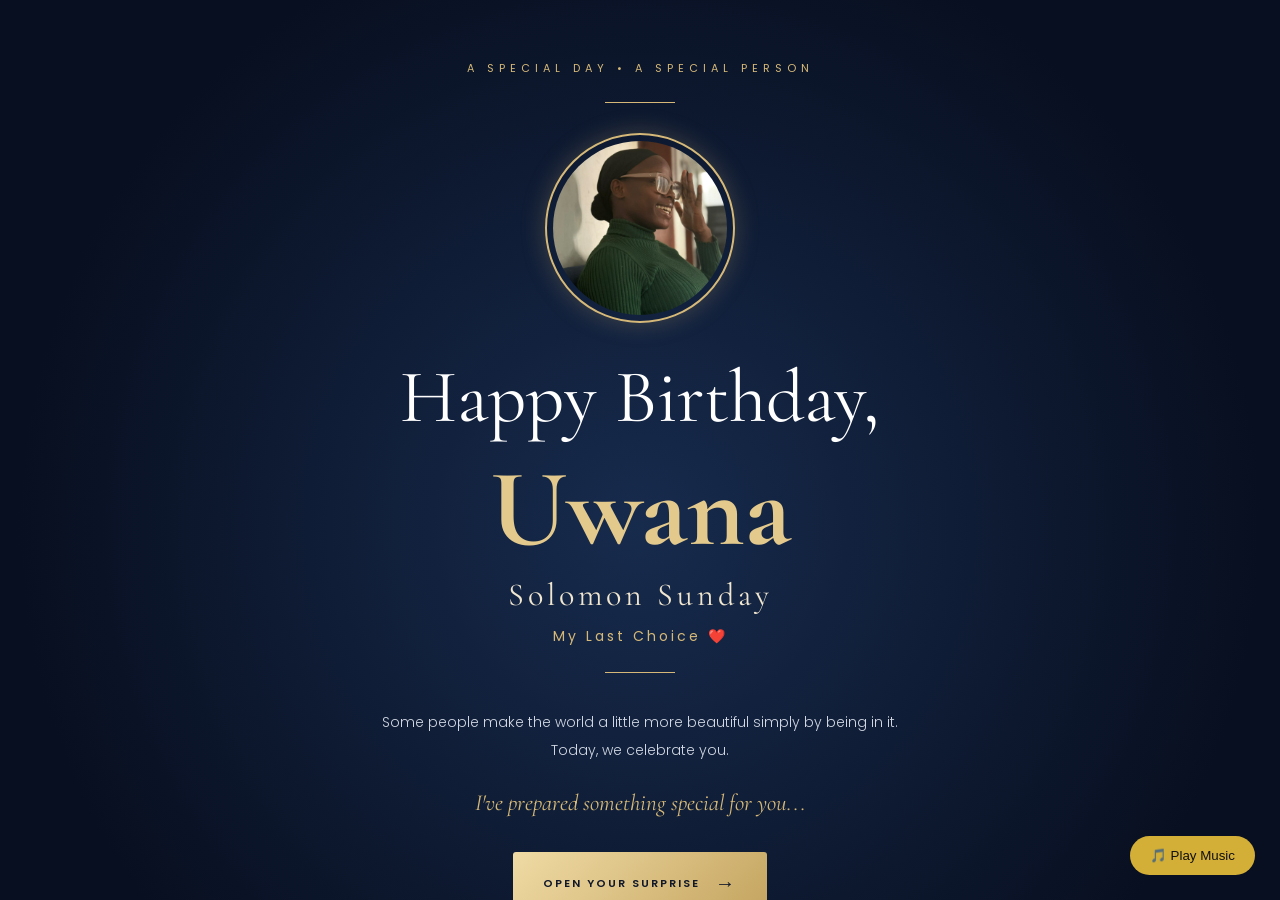
<file: index.html>
<!DOCTYPE html>
<html lang="en">
<head>
    <meta charset="UTF-8">
    <meta name="viewport" content="width=device-width, initial-scale=1.0">

    <title>For Uwana | A Special Surprise</title>

    <style>
        * {
            margin: 0;
            padding: 0;
            box-sizing: border-box;
        }

        html, body {
            width: 100%;
            height: 100%;
            overflow: hidden;
        }

        iframe {
            width: 100%;
            height: 100%;
            border: none;
            display: block;
        }
    </style>
</head>

<body>

    <iframe
        id="birthdayWebsite"
        src="home.html"
        title="Uwana's Birthday Website">
    </iframe>

<script src="js/music.js"></script>

</body>
</html>
</file>
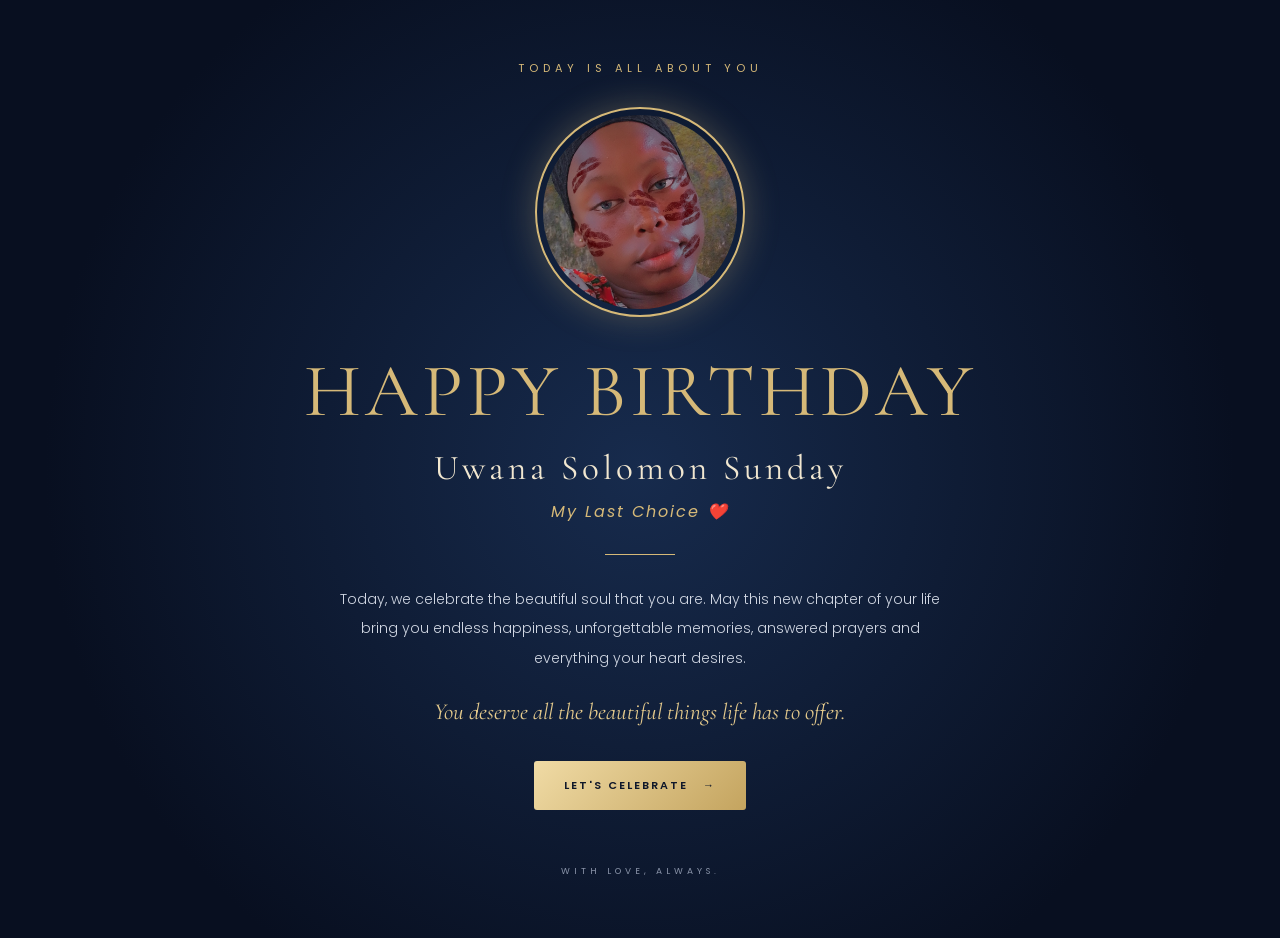
<file: birthday.html>
<!DOCTYPE html>
<html lang="en">
<head>
    <meta charset="UTF-8">
    <meta name="viewport" content="width=device-width, initial-scale=1.0">

    <title>Happy Birthday Uwana!</title>

    <link rel="stylesheet" href="css/style.css">
    <link rel="stylesheet" href="css/birthday.css">

    <link href="https://fonts.googleapis.com/css2?family=Cormorant+Garamond:wght@400;500;600;700&family=Poppins:wght@300;400;500;600&display=swap" rel="stylesheet">
</head>

<body>

    <main class="birthday-container">

        <p class="birthday-label">TODAY IS ALL ABOUT YOU</p>

        <div class="birthday-image">
            <img src="assets/images/WhatsApp Image 2026-11-08 at 5.42.17 PM.jpeg" alt="Birthday Girl">
        </div>

        <h1>HAPPY BIRTHDAY</h1>

        <h2>Uwana Solomon Sunday</h2>

        <p class="birthday-nickname">My Last Choice ❤️</p>

        <div class="birthday-divider"></div>

        <p class="birthday-message">
            Today, we celebrate the beautiful soul that you are.
            May this new chapter of your life bring you endless
            happiness, unforgettable memories, answered prayers
            and everything your heart desires.
        </p>

        <p class="birthday-wish">
            You deserve all the beautiful things life has to offer.
        </p>

        <a href="gallery.html" class="birthday-btn">
            LET'S CELEBRATE <span>→</span>
        </a>

        <p class="birthday-footer">
            WITH LOVE, ALWAYS.
        </p>

    </main>

</body>
</html>
</file>
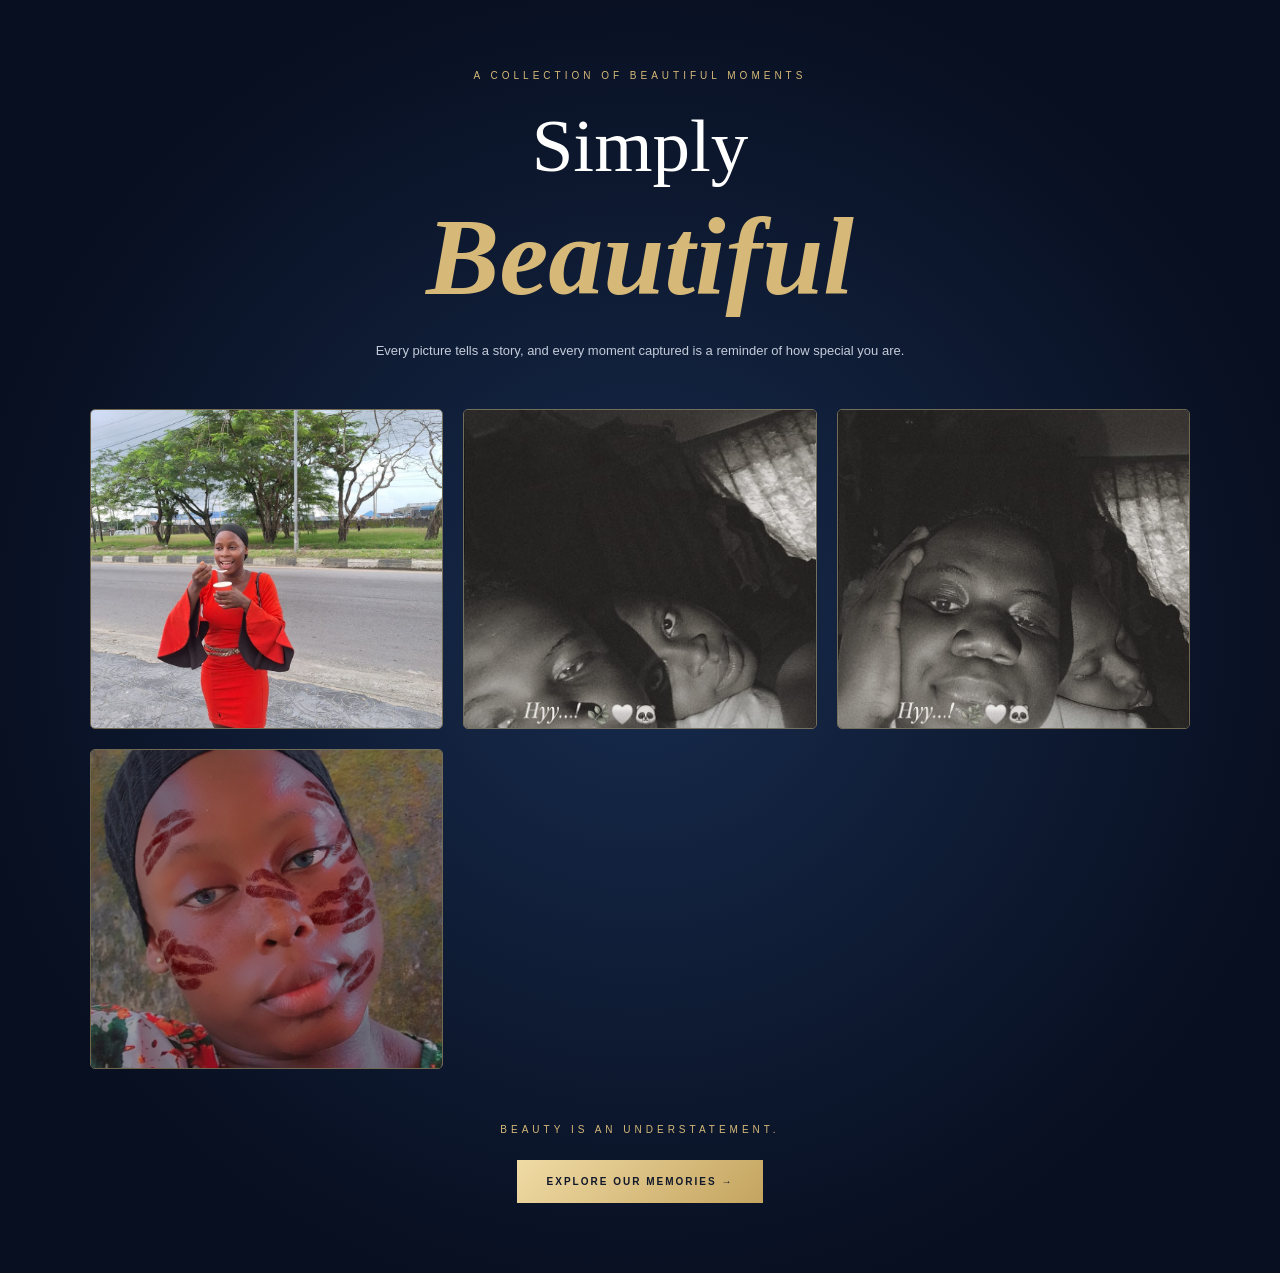
<file: gallery.html>
<!DOCTYPE html>
<html lang="en">
<head>
    <meta charset="UTF-8">
    <meta name="viewport" content="width=device-width, initial-scale=1.0">

    <title>Beautiful Moments | Uwana</title>

    <link rel="stylesheet" href="css/style.css">
    <link rel="stylesheet" href="css/gallery.css">
</head>

<body>

    <main class="gallery-container">

        <p class="gallery-label">A COLLECTION OF BEAUTIFUL MOMENTS</p>

        <h1>Simply <span>Beautiful</span></h1>

        <p class="gallery-description">
            Every picture tells a story, and every moment
            captured is a reminder of how special you are.
        </p>

        <div class="gallery-grid">

            <div class="gallery-item">
                <img src="assets/images/WhatsApp Image 2026-11-08 at 5.43.06 PM (1).jpeg" alt="Uwana">
            </div>

            <div class="gallery-item">
                <img src="assets/images/WhatsApp Image 2026-11-08 at 5.43.07 PM (1).jpeg" alt="Uwana">
            </div>

            <div class="gallery-item">
                <img src="assets/images/WhatsApp Image 2026-11-08 at 5.43.09 PM (2).jpeg" alt="Uwana">
            </div>

            <div class="gallery-item">
                <img src="assets/images/WhatsApp Image 2026-11-08 at 5.42.17 PM.jpeg" alt="Uwana">
            </div>

        </div>

        <div class="gallery-footer">

            <p>BEAUTY IS AN UNDERSTATEMENT.</p>

            <a href="memories.html" class="gallery-btn">
                EXPLORE OUR MEMORIES →
            </a>

        </div>

    </main>

    <!-- Image Preview -->
    <div class="image-modal" id="imageModal">

        <span class="close-modal">&times;</span>

        <img id="modalImage" src="[data-uri]" alt="Preview">

    </div>

    <script src="js/gallery.js"></script>

</body>
</html>
</file>
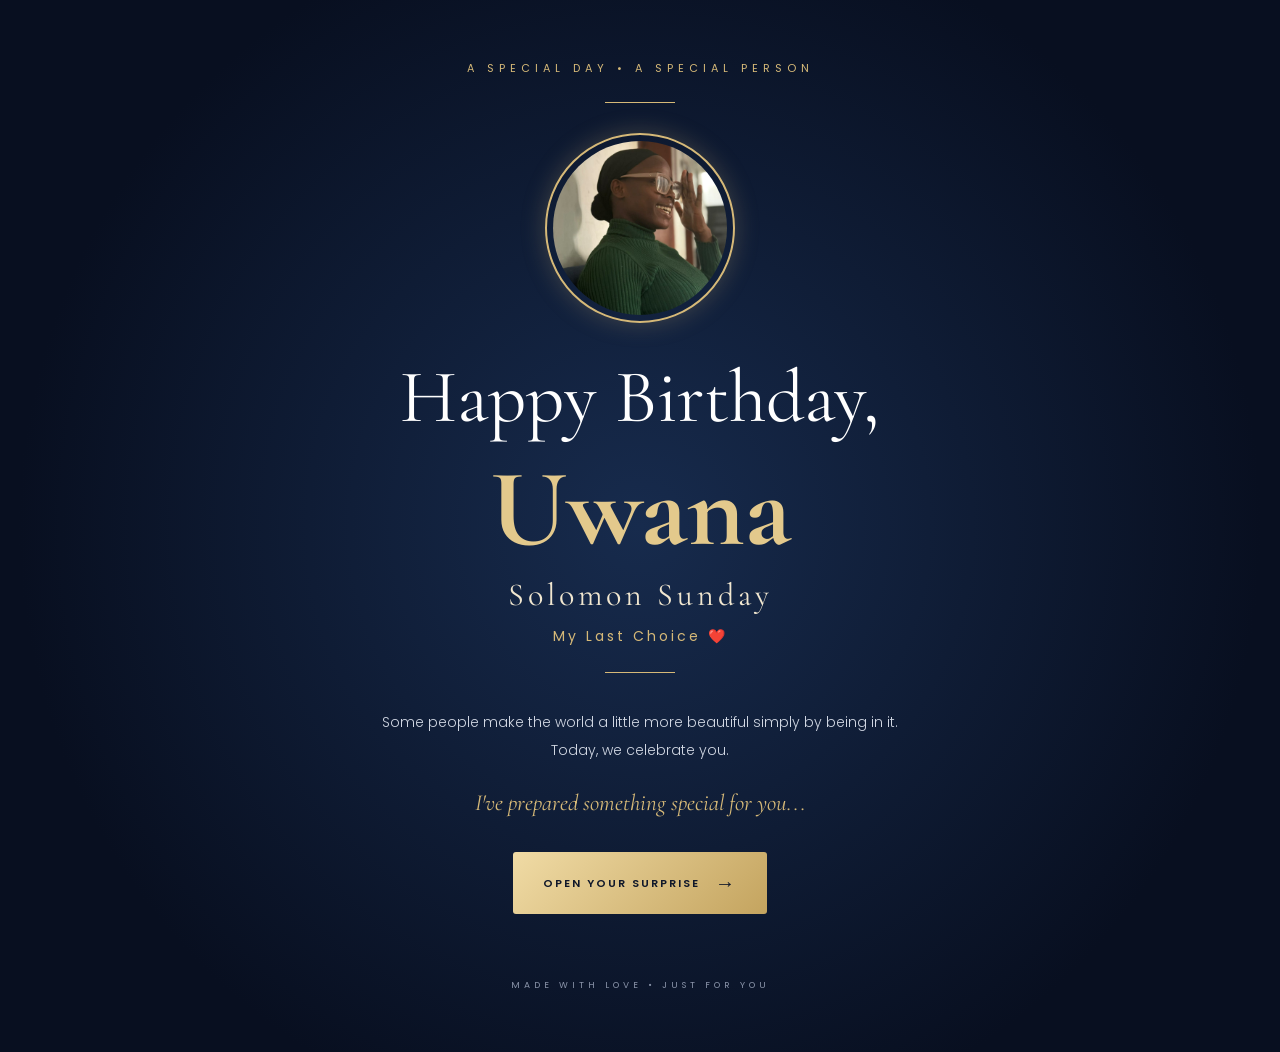
<file: home.html>
<!DOCTYPE html>
<html lang="en">
<head>
    <meta charset="UTF-8">
    <meta name="viewport" content="width=device-width, initial-scale=1.0">

    <title>For Uwana | A Special Surprise</title>

    <link rel="stylesheet" href="css/style.css">
    <link rel="preconnect" href="https://fonts.googleapis.com">
    <link rel="preconnect" href="https://fonts.gstatic.com" crossorigin>

    <link href="https://fonts.googleapis.com/css2?family=Cormorant+Garamond:wght@400;500;600;700&family=Poppins:wght@300;400;500;600&display=swap" rel="stylesheet">
</head>

<body>

    <div class="particles"></div>

    <main class="welcome-container">

        <p class="top-text">A SPECIAL DAY • A SPECIAL PERSON</p>

        <div class="gold-line"></div>

<div class="profile-picture">
    <img src="./assets/images/WhatsApp Image 2026-11-08 at 5.43.06 PM.jpeg" alt="Uwana Solomon Sunday">
</div>

<h1>
    Happy Birthday,
    <span>Uwana</span>
</h1>

        <h2>Solomon Sunday</h2>

        <p class="subtitle">
            My Last Choice ❤️
        </p>

        <div class="gold-line bottom-line"></div>

        <p class="welcome-message">
            Some people make the world a little more beautiful
            simply by being in it. Today, we celebrate you.
        </p>

        <p class="invitation">
            I've prepared something special for you...
        </p>

        <a href="birthday.html" class="surprise-btn">
            OPEN YOUR SURPRISE <span>→</span>
        </a>

        <p class="footer-text">
            MADE WITH LOVE • JUST FOR YOU
        </p>

    </main>

    <script src="js/script.js"></script>

</body>
</html>
</file>
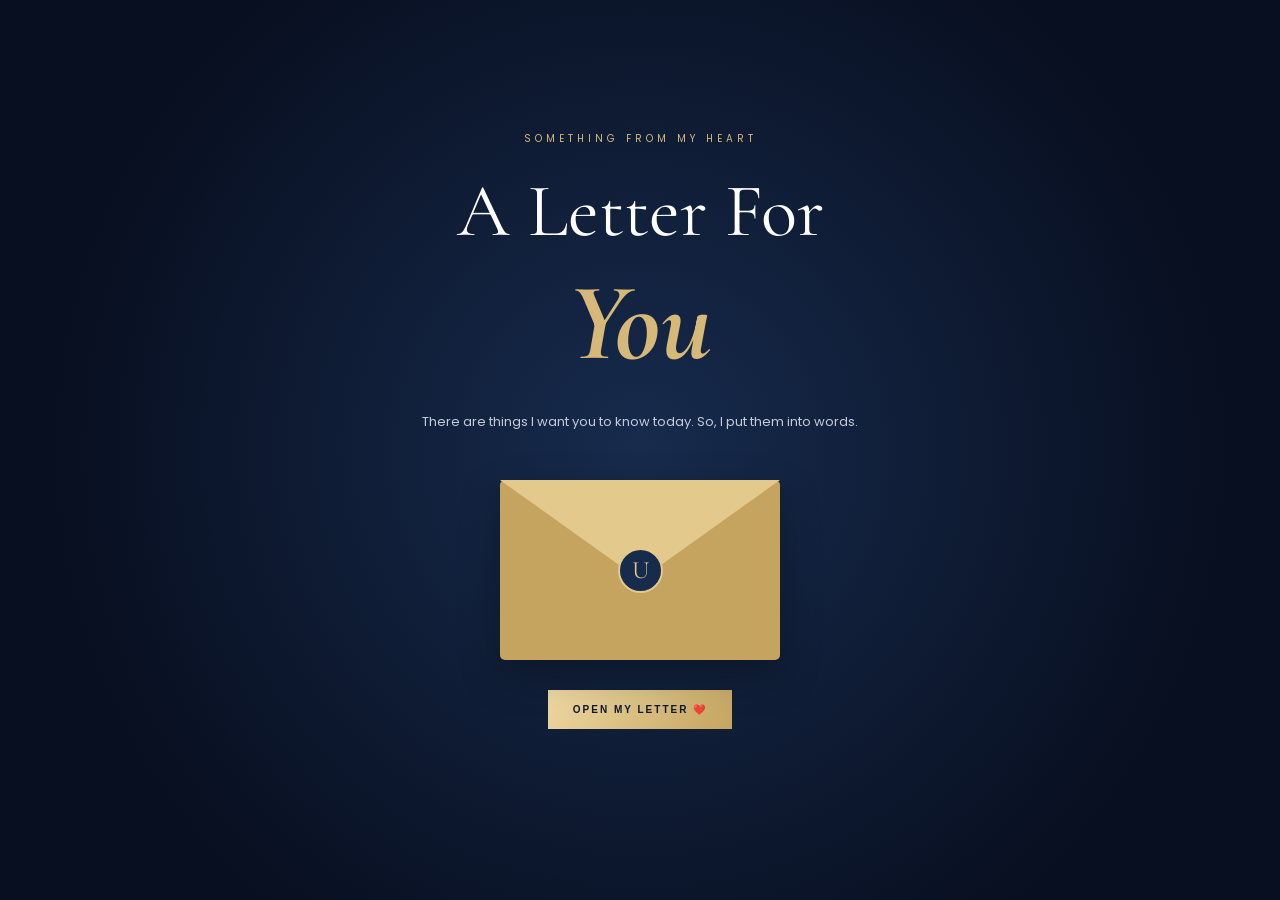
<file: letter.html>
<!DOCTYPE html>
<html lang="en">

<head>
    <meta charset="UTF-8">
    <meta name="viewport" content="width=device-width, initial-scale=1.0">

    <title>A Letter For Uwana ❤️</title>

    <link rel="stylesheet" href="css/style.css">
    <link rel="stylesheet" href="css/letter.css">

    <link href="https://fonts.googleapis.com/css2?family=Cormorant+Garamond:wght@400;500;600;700&family=Poppins:wght@300;400;500&display=swap" rel="stylesheet">
</head>

<body>

    <main class="letter-container">

        <p class="letter-label">SOMETHING FROM MY HEART</p>

        <h1>A Letter For <span>You</span></h1>

        <p class="letter-intro">
            There are things I want you to know today.
            So, I put them into words.
        </p>

        <div class="envelope-wrapper" id="envelopeWrapper">

            <div class="envelope">

                <div class="envelope-flap"></div>

                <div class="envelope-body">
                    <div class="seal">U</div>
                </div>

            </div>

            <button id="openLetter" class="open-letter-btn">
                OPEN MY LETTER ❤️
            </button>

        </div>

        <div class="letter-paper" id="letterPaper">

            <div class="letter-content">

                <p class="letter-date">A SPECIAL DAY FOR A SPECIAL PERSON</p>

                <h2>Dear Uwana,</h2>

                <p>
                    Happy Birthday to you, my special person.
                    Today is another beautiful opportunity to celebrate
                    your existence and remind you how much you mean to me.
                </p>

                <p>
                    I want you to know that having you in my life is
                    something I genuinely appreciate. Your presence,
                    your smile, your personality and the little things
                    that make you who you are mean more than words can explain.
                </p>

                <p>
                    As you begin another chapter of your life, I pray
                    that your days are filled with happiness, good health,
                    peace, wisdom, success and countless reasons to smile.
                    May the dreams in your heart gradually become your reality.
                </p>

                <p>
                    I hope you never forget how special you are.
                    Keep growing, keep shining and never stop being
                    the wonderful person you are.
                </p>

                <p>
                    Thank you for being you.
                    Today, tomorrow and always, I wish you beautiful things.
                </p>

                <div class="letter-signature">
                    <p>With love,</p>
                    <h3>Your Last Choice ❤️</h3>
                </div>

            </div>

        </div>

        <a href="surprise.html" class="final-link" id="finalLink">
            THERE'S ONE MORE SURPRISE →
        </a>

    </main>

    <script src="js/script.js"></script>

</body>

</html>
</file>
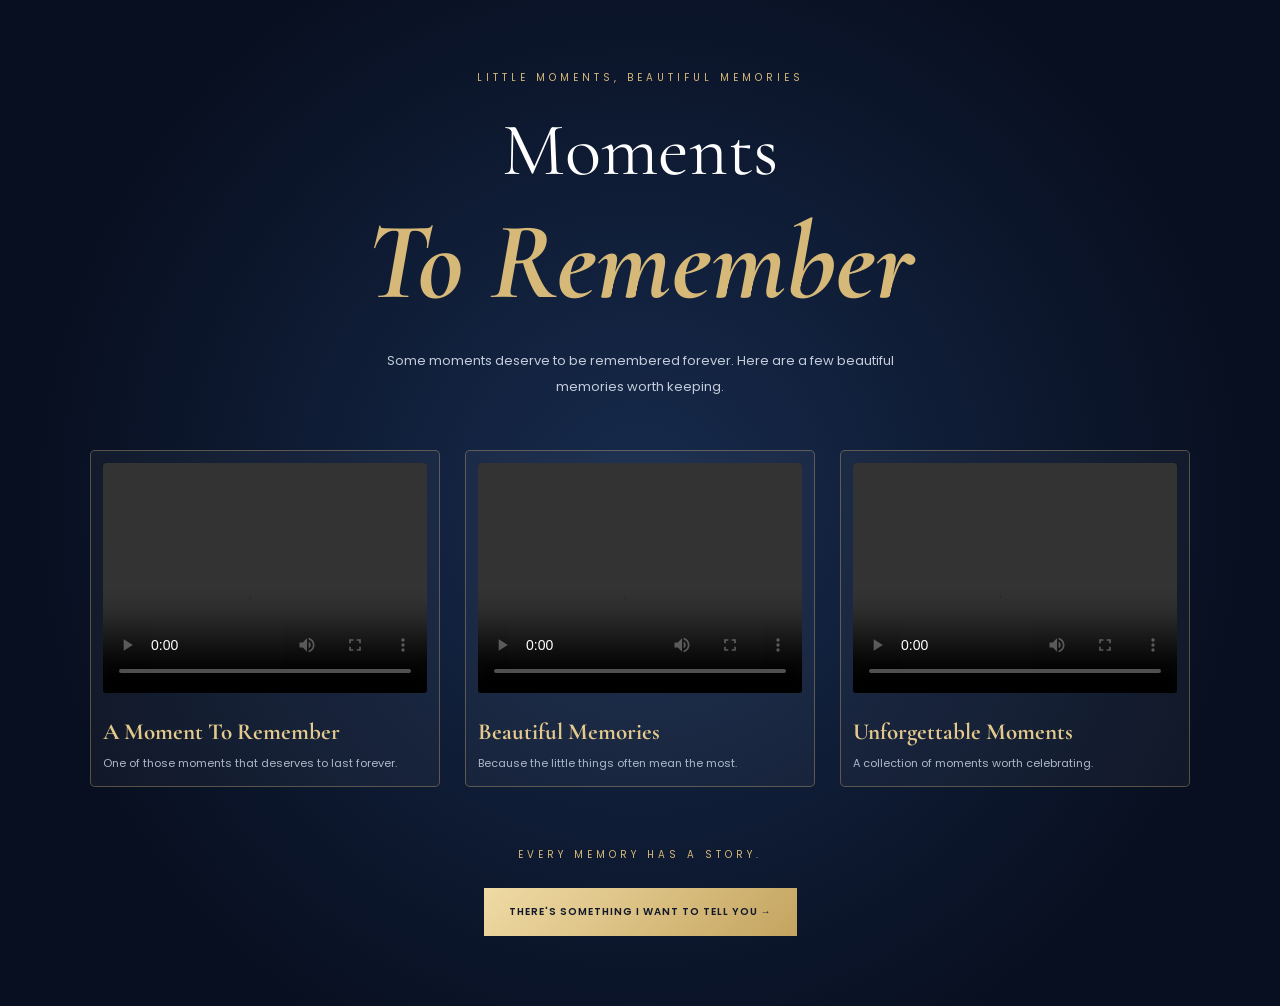
<file: memories.html>
<!DOCTYPE html>
<html lang="en">
<head>
    <meta charset="UTF-8">
    <meta name="viewport" content="width=device-width, initial-scale=1.0">

    <title>Our Memories | Uwana</title>

    <link rel="stylesheet" href="css/style.css">
    <link rel="stylesheet" href="css/memories.css">

    <link href="https://fonts.googleapis.com/css2?family=Cormorant+Garamond:wght@400;500;600;700&family=Poppins:wght@300;400;500;600&display=swap" rel="stylesheet">
</head>

<body>

    <main class="memories-container">

        <p class="memories-label">LITTLE MOMENTS, BEAUTIFUL MEMORIES</p>

        <h1>Moments <span>To Remember</span></h1>

        <p class="memories-intro">
            Some moments deserve to be remembered forever.
            Here are a few beautiful memories worth keeping.
        </p>

        <div class="memory-grid">

            <div class="memory-card">

                <video controls preload="metadata">
                    <source src="assets/videos/WhatsApp Video 2026-11-08 at 5.43.05 PM (1).mp4" type="video/mp4">
                    Your browser does not support video.
                </video>

                <h3>A Moment To Remember</h3>

                <p>One of those moments that deserves to last forever.</p>

            </div>

            <div class="memory-card">

                <video controls preload="metadata">
                    <source src="assets/videos/WhatsApp Video 2026-11-08 at 5.42.39 PM.mp4" type="video/mp4">
                    Your browser does not support video.
                </video>

                <h3>Beautiful Memories</h3>

                <p>Because the little things often mean the most.</p>

            </div>

            <div class="memory-card">

                <video controls preload="metadata">
                    <source src="assets/videos/WhatsApp Video 2026-11-08 at 5.43.05 PM.mp4" type="video/mp4">
                    Your browser does not support video.
                </video>

                <h3>Unforgettable Moments</h3>

                <p>A collection of moments worth celebrating.</p>

            </div>

        </div>

        <div class="memories-footer">

            <p>EVERY MEMORY HAS A STORY.</p>

            <a href="letter.html" class="memories-btn">
                THERE'S SOMETHING I WANT TO TELL YOU →
            </a>

        </div>

    </main>

</body>
</html>
</file>
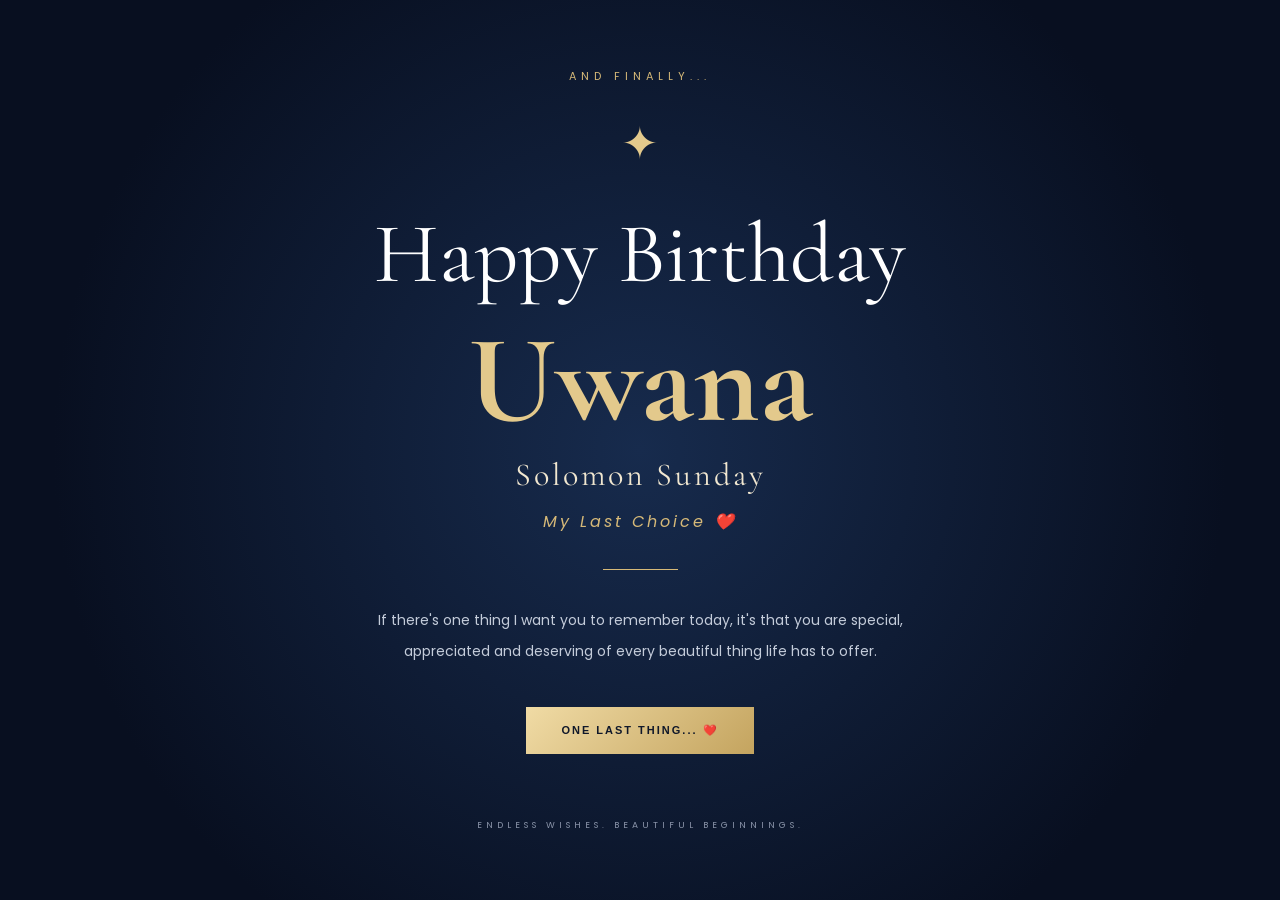
<file: surprise.html>
<!DOCTYPE html>
<html lang="en">

<head>
    <meta charset="UTF-8">
    <meta name="viewport" content="width=device-width, initial-scale=1.0">

    <title>One Last Surprise | Uwana</title>

    <link rel="stylesheet" href="css/style.css">
    <link rel="stylesheet" href="css/surprise.css">

    <link href="https://fonts.googleapis.com/css2?family=Cormorant+Garamond:wght@400;500;600;700&family=Poppins:wght@300;400;500;600&display=swap" rel="stylesheet">
</head>

<body>

    <canvas id="confetti"></canvas>

    <main class="surprise-container">

        <p class="final-label">AND FINALLY...</p>

        <div class="star">✦</div>

        <h1>
            Happy Birthday
            <span>Uwana</span>
        </h1>

        <h2>Solomon Sunday</h2>

        <p class="final-nickname">My Last Choice ❤️</p>

        <div class="final-divider"></div>

        <p class="final-message">
            If there's one thing I want you to remember today,
            it's that you are special, appreciated and deserving
            of every beautiful thing life has to offer.
        </p>

        <div class="final-button-container">

            <button id="revealSurprise">
                ONE LAST THING... ❤️
            </button>

        </div>

        <div class="hidden-message" id="hiddenMessage">

            <div class="message-picture">
                <img src="assets/images/WhatsApp Image 2026-11-08 at 5.43.05 PM.jpeg" alt="Uwana">
            </div>

            <h2>To My Special Person</h2>

            <p>
                As you step into this new chapter, may your
                happiness know no limits, may your efforts
                bring great results, and may life give you
                countless reasons to smile.
            </p>

            <p>
                Keep being amazing. Keep chasing your dreams.
                Keep becoming the wonderful person you are.
            </p>

            <h3>HAPPY BIRTHDAY, UWANA! ❤️</h3>

            <p class="closing-text">
                This little website is just a reminder that
                someone took time to make your day special.
            </p>

            <p class="signature">
                Made with love, just for you.
            </p>

        </div>

        <p class="final-footer">
            ENDLESS WISHES. BEAUTIFUL BEGINNINGS.
        </p>

    </main>

    <script src="js/surprise.js"></script>

</body>

</html>
</file>
<file: css/style.css>
* {
    margin: 0;
    padding: 0;
    box-sizing: border-box;
}

body {
    min-height: 100vh;
    background: radial-gradient(circle at center, #172b4d, #080f20 75%);
    color: #fff;
    font-family: 'Poppins', sans-serif;
    display: flex;
    align-items: center;
    justify-content: center;
    overflow-x: hidden;
    position: relative;
}

.welcome-container {
    width: 90%;
    max-width: 800px;
    text-align: center;
    padding: 60px 20px;
    position: relative;
    z-index: 2;
    animation: fadeIn 1.5s ease;
}

.top-text {
    color: #d6b978;
    font-size: 11px;
    letter-spacing: 5px;
    margin-bottom: 25px;
}

.gold-line {
    width: 70px;
    height: 1px;
    background: #d6b978;
    margin: 25px auto;
}

h1 {
    font-family: 'Cormorant Garamond', serif;
    font-size: clamp(42px, 8vw, 75px);
    font-weight: 400;
    line-height: 1.2;
}

h1 span {
    display: block;
    color: #e3c98c;
    font-weight: 700;
    font-size: clamp(65px, 12vw, 110px);
}

h2 {
    font-family: 'Cormorant Garamond', serif;
    color: #f1e7d0;
    font-size: 32px;
    font-weight: 400;
    letter-spacing: 4px;
}

.subtitle {
    color: #d6b978;
    font-size: 14px;
    margin-top: 12px;
    letter-spacing: 3px;
}

.welcome-message {
    max-width: 530px;
    margin: 35px auto 15px;
    color: #d0d6e2;
    font-size: 14px;
    line-height: 2;
    font-weight: 300;
}

.invitation {
    color: #d6b978;
    font-family: 'Cormorant Garamond', serif;
    font-size: 23px;
    font-style: italic;
    margin: 25px 0 35px;
}

.surprise-btn {
    display: inline-flex;
    align-items: center;
    gap: 15px;
    text-decoration: none;
    color: #10182a;
    background: linear-gradient(135deg, #f0dba5, #c4a45f);
    padding: 16px 30px;
    font-size: 11px;
    font-weight: 600;
    letter-spacing: 2px;
    border-radius: 3px;
    transition: 0.4s;
}

.surprise-btn:hover {
    transform: translateY(-5px);
    box-shadow: 0 10px 35px rgba(214, 185, 120, 0.3);
}

.surprise-btn span {
    font-size: 20px;
}

.footer-text {
    margin-top: 65px;
    color: #8993a8;
    font-size: 9px;
    letter-spacing: 4px;
}

@keyframes fadeIn {
    from {
        opacity: 0;
        transform: translateY(30px);
    }

    to {
        opacity: 1;
        transform: translateY(0);
    }
}

@media (max-width: 600px) {

    .welcome-container {
        padding: 40px 10px;
    }

    .top-text {
        font-size: 9px;
        letter-spacing: 3px;
    }

    h2 {
        font-size: 24px;
        letter-spacing: 2px;
    }

    .welcome-message {
        font-size: 13px;
    }

    .invitation {
        font-size: 20px;
    }

    .footer-text {
        margin-top: 50px;
    }
}

/* Birthday Girl's Picture */

.profile-picture {
    width: 190px;
    height: 190px;
    margin: 30px auto;
    padding: 6px;
    border: 2px solid #d6b978;
    border-radius: 50%;
    box-shadow: 0 0 25px rgba(214, 185, 120, 0.25);

    animation: floatPicture 4s ease-in-out infinite;
}

.profile-picture img {
    width: 100%;
    height: 100%;
    object-fit: cover;
    border-radius: 50%;
    display: block;
}

@keyframes floatPicture {
    0%, 100% {
        transform: translateY(0);
    }

    50% {
        transform: translateY(-10px);
    }
}

@media (max-width: 600px) {
    .profile-picture {
        width: 155px;
        height: 155px;
    }
}
</file>
<file: css/birthday.css>
.birthday-container {
    width: 90%;
    max-width: 850px;
    text-align: center;
    padding: 60px 20px;
    animation: fadeIn 1.5s ease;
}

.birthday-label {
    color: #d6b978;
    font-size: 11px;
    letter-spacing: 5px;
    margin-bottom: 30px;
}

.birthday-image {
    width: 210px;
    height: 210px;
    margin: 0 auto 30px;
    padding: 6px;
    border: 2px solid #d6b978;
    border-radius: 50%;
    box-shadow: 0 0 35px rgba(214, 185, 120, 0.3);
    animation: floatPicture 4s ease-in-out infinite;
}

.birthday-image img {
    width: 100%;
    height: 100%;
    object-fit: cover;
    border-radius: 50%;
}

.birthday-container h1 {
    color: #d6b978;
    font-family: 'Cormorant Garamond', serif;
    font-size: clamp(40px, 8vw, 75px);
    letter-spacing: 4px;
}

.birthday-container h2 {
    font-size: clamp(23px, 5vw, 35px);
    margin-top: 10px;
}

.birthday-nickname {
    color: #d6b978;
    font-style: italic;
    margin-top: 10px;
    letter-spacing: 2px;
}

.birthday-divider {
    width: 70px;
    height: 1px;
    background: #d6b978;
    margin: 30px auto;
}

.birthday-message {
    max-width: 600px;
    margin: auto;
    color: #d0d6e2;
    font-size: 14px;
    line-height: 2.1;
    font-weight: 300;
}

.birthday-wish {
    color: #e3c98c;
    font-family: 'Cormorant Garamond', serif;
    font-size: 23px;
    font-style: italic;
    margin: 25px 0 35px;
}

.birthday-btn {
    display: inline-flex;
    gap: 15px;
    align-items: center;
    padding: 16px 30px;
    background: linear-gradient(135deg, #f0dba5, #c4a45f);
    color: #10182a;
    text-decoration: none;
    font-size: 11px;
    font-weight: 600;
    letter-spacing: 2px;
    border-radius: 3px;
    transition: 0.4s;
}

.birthday-btn:hover {
    transform: translateY(-5px);
    box-shadow: 0 10px 30px rgba(214, 185, 120, 0.3);
}

.birthday-footer {
    margin-top: 55px;
    font-size: 9px;
    letter-spacing: 4px;
    color: #8993a8;
}

@media (max-width: 600px) {
    .birthday-image {
        width: 165px;
        height: 165px;
    }

    .birthday-label {
        font-size: 9px;
        letter-spacing: 3px;
    }

    .birthday-message {
        font-size: 13px;
    }

    .birthday-wish {
        font-size: 20px;
    }
}
</file>
<file: css/gallery.css>
.gallery-container {
    width: 90%;
    max-width: 1100px;
    margin: auto;
    padding: 70px 0;
    text-align: center;
    animation: fadeIn 1.5s ease;
}

.gallery-label {
    color: #d6b978;
    font-size: 10px;
    letter-spacing: 4px;
    margin-bottom: 20px;
}

.gallery-container h1 {
    font-family: 'Cormorant Garamond', serif;
    font-size: clamp(45px, 8vw, 75px);
    font-weight: 400;
}

.gallery-container h1 span {
    color: #d6b978;
    font-style: italic;
}

.gallery-description {
    max-width: 550px;
    margin: 15px auto 45px;
    color: #c4ccda;
    font-size: 13px;
    line-height: 2;
}

.gallery-grid {
    display: grid;
    grid-template-columns: repeat(3, 1fr);
    gap: 20px;
}

.gallery-item {
    height: 320px;
    overflow: hidden;
    border: 1px solid rgba(214, 185, 120, 0.5);
    border-radius: 5px;
    cursor: pointer;
    transition: 0.4s;
}

.gallery-item img {
    width: 100%;
    height: 100%;
    object-fit: cover;
    transition: transform 0.6s;
}

.gallery-item:hover {
    transform: translateY(-7px);
    box-shadow: 0 10px 30px rgba(214, 185, 120, 0.15);
}

.gallery-item:hover img {
    transform: scale(1.08);
}

.gallery-footer {
    margin-top: 55px;
}

.gallery-footer p {
    color: #d6b978;
    font-size: 10px;
    letter-spacing: 4px;
    margin-bottom: 25px;
}

.gallery-btn {
    display: inline-block;
    text-decoration: none;
    background: linear-gradient(135deg, #f0dba5, #c4a45f);
    color: #10182a;
    padding: 16px 30px;
    font-size: 10px;
    font-weight: 600;
    letter-spacing: 2px;
    transition: 0.4s;
}

.gallery-btn:hover {
    transform: translateY(-5px);
    box-shadow: 0 10px 30px rgba(214, 185, 120, 0.2);
}

.image-modal {
    display: none;
    position: fixed;
    inset: 0;
    z-index: 100;
    background: rgba(0, 0, 0, 0.95);
    align-items: center;
    justify-content: center;
    padding: 20px;
}

.image-modal img {
    max-width: 90%;
    max-height: 85vh;
    object-fit: contain;
    border: 2px solid #d6b978;
}

.close-modal {
    position: absolute;
    top: 20px;
    right: 35px;
    color: white;
    font-size: 40px;
    cursor: pointer;
}

@media (max-width: 768px) {
    .gallery-grid {
        grid-template-columns: repeat(2, 1fr);
    }

    .gallery-item {
        height: 260px;
    }
}

@media (max-width: 480px) {
    .gallery-grid {
        grid-template-columns: 1fr 1fr;
        gap: 10px;
    }

    .gallery-item {
        height: 200px;
    }

    .gallery-container {
        padding: 45px 0;
    }
}
</file>
<file: css/letter.css>
.letter-container {
    width: 90%;
    max-width: 800px;
    margin: auto;
    padding: 60px 0;
    text-align: center;
}

.letter-label {
    color: #d6b978;
    font-size: 10px;
    letter-spacing: 4px;
}

.letter-container h1 {
    font-family: 'Cormorant Garamond', serif;
    font-size: clamp(45px, 8vw, 75px);
    margin-top: 20px;
}

.letter-container h1 span {
    color: #d6b978;
    font-style: italic;
}

.letter-intro {
    color: #c4ccda;
    font-size: 13px;
    margin: 20px auto 45px;
    line-height: 2;
}

.envelope-wrapper {
    position: relative;
    width: 280px;
    margin: 0 auto 40px;
}

.envelope {
    position: relative;
    height: 180px;
    background: #c4a45f;
    border-radius: 5px;
    box-shadow: 0 15px 40px rgba(0, 0, 0, 0.3);
}

.envelope-flap {
    position: absolute;
    top: 0;
    left: 0;
    width: 0;
    height: 0;
    border-left: 140px solid transparent;
    border-right: 140px solid transparent;
    border-top: 100px solid #e3c98c;
    z-index: 2;
}

.envelope-body {
    position: absolute;
    inset: 0;
    display: flex;
    align-items: center;
    justify-content: center;
}

.seal {
    width: 45px;
    height: 45px;
    border-radius: 50%;
    background: #172b4d;
    color: #e3c98c;
    display: flex;
    align-items: center;
    justify-content: center;
    font-family: 'Cormorant Garamond', serif;
    font-size: 25px;
    z-index: 3;
    border: 2px solid #e3c98c;
}

.open-letter-btn {
    margin-top: 30px;
    padding: 14px 25px;
    background: linear-gradient(135deg, #f0dba5, #c4a45f);
    border: none;
    color: #10182a;
    font-size: 10px;
    font-weight: 600;
    letter-spacing: 2px;
    cursor: pointer;
    transition: 0.3s;
}

.open-letter-btn:hover {
    transform: translateY(-5px);
    box-shadow: 0 10px 25px rgba(214, 185, 120, 0.2);
}

.letter-paper {
    display: none;
    max-width: 650px;
    margin: 40px auto;
    padding: 45px;
    background: #f4eddf;
    color: #263047;
    text-align: left;
    border-radius: 4px;
    animation: fadeIn 1s ease;
}

.letter-content {
    font-family: 'Cormorant Garamond', serif;
    font-size: 19px;
    line-height: 1.9;
}

.letter-date {
    text-align: center;
    color: #a68a4e;
    font-family: 'Poppins', sans-serif;
    font-size: 9px;
    letter-spacing: 3px;
    margin-bottom: 30px;
}

.letter-content h2 {
    font-size: 30px;
    margin-bottom: 20px;
}

.letter-content p {
    margin-bottom: 20px;
}

.letter-signature {
    margin-top: 35px;
    text-align: right;
}

.letter-signature h3 {
    color: #9c793b;
    font-size: 25px;
    font-style: italic;
}

.final-link {
    display: none;
    text-decoration: none;
    color: #10182a;
    background: linear-gradient(135deg, #f0dba5, #c4a45f);
    padding: 16px 25px;
    font-size: 10px;
    font-weight: 600;
    letter-spacing: 2px;
}

@media(max-width: 600px) {

    .letter-paper {
        padding: 25px;
    }

    .letter-content {
        font-size: 17px;
    }

    .envelope-wrapper {
        width: 250px;
    }

    .envelope-flap {
        border-left-width: 125px;
        border-right-width: 125px;
    }

}
</file>
<file: css/memories.css>
.memories-container {
    width: 90%;
    max-width: 1100px;
    margin: auto;
    padding: 70px 0;
    text-align: center;
    animation: fadeIn 1.5s ease;
}

.memories-label {
    color: #d6b978;
    font-size: 10px;
    letter-spacing: 4px;
    margin-bottom: 20px;
}

.memories-container h1 {
    font-family: 'Cormorant Garamond', serif;
    font-size: clamp(40px, 8vw, 75px);
    font-weight: 400;
}

.memories-container h1 span {
    display: block;
    color: #d6b978;
    font-style: italic;
}

.memories-intro {
    max-width: 550px;
    margin: 20px auto 50px;
    color: #c4ccda;
    font-size: 13px;
    line-height: 2;
}

.memory-grid {
    display: grid;
    grid-template-columns: repeat(3, 1fr);
    gap: 25px;
}

.memory-card {
    background: rgba(255, 255, 255, 0.04);
    border: 1px solid rgba(214, 185, 120, 0.35);
    padding: 12px;
    border-radius: 5px;
    transition: 0.4s;
    text-align: left;
}

.memory-card:hover {
    transform: translateY(-8px);
    border-color: #d6b978;
    box-shadow: 0 10px 30px rgba(214, 185, 120, 0.12);
}

.memory-card video {
    width: 100%;
    height: 230px;
    object-fit: cover;
    border-radius: 3px;
    background: #000;
}

.memory-card h3 {
    font-family: 'Cormorant Garamond', serif;
    color: #e3c98c;
    font-size: 23px;
    margin-top: 18px;
}

.memory-card p {
    color: #aeb8ca;
    font-size: 11px;
    line-height: 1.8;
    margin-top: 8px;
}

.memories-footer {
    margin-top: 60px;
}

.memories-footer p {
    color: #d6b978;
    font-size: 10px;
    letter-spacing: 4px;
    margin-bottom: 25px;
}

.memories-btn {
    display: inline-block;
    text-decoration: none;
    color: #10182a;
    background: linear-gradient(135deg, #f0dba5, #c4a45f);
    padding: 16px 25px;
    font-size: 10px;
    font-weight: 600;
    letter-spacing: 1px;
    transition: 0.4s;
}

.memories-btn:hover {
    transform: translateY(-5px);
    box-shadow: 0 10px 30px rgba(214, 185, 120, 0.2);
}

@media (max-width: 768px) {

    .memory-grid {
        grid-template-columns: repeat(2, 1fr);
    }

}

@media (max-width: 550px) {

    .memory-grid {
        grid-template-columns: 1fr;
    }

    .memory-card video {
        height: 250px;
    }

    .memories-container {
        padding: 45px 0;
    }

    .memories-btn {
        line-height: 2;
    }

}
</file>
<file: css/surprise.css>
#confetti {
    position: fixed;
    inset: 0;
    width: 100%;
    height: 100%;
    pointer-events: none;
    z-index: 5;
}

.surprise-container {
    width: 90%;
    max-width: 850px;
    margin: auto;
    padding: 65px 0;
    text-align: center;
    position: relative;
    z-index: 2;
    animation: fadeIn 1.5s ease;
}

.final-label {
    color: #d6b978;
    font-size: 11px;
    letter-spacing: 5px;
}

.star {
    color: #e3c98c;
    font-size: 45px;
    margin: 25px 0;
    animation: rotateStar 8s linear infinite;
}

.surprise-container h1 {
    font-family: 'Cormorant Garamond', serif;
    font-size: clamp(45px, 9vw, 85px);
    font-weight: 400;
}

.surprise-container h1 span {
    display: block;
    color: #e3c98c;
    font-size: clamp(75px, 14vw, 125px);
    font-weight: 700;
}

.surprise-container > h2 {
    font-family: 'Cormorant Garamond', serif;
    font-size: 32px;
    font-weight: 400;
    letter-spacing: 3px;
}

.final-nickname {
    color: #d6b978;
    font-style: italic;
    letter-spacing: 3px;
    margin-top: 15px;
}

.final-divider {
    width: 75px;
    height: 1px;
    background: #d6b978;
    margin: 35px auto;
}

.final-message {
    max-width: 550px;
    margin: auto;
    color: #c4ccda;
    font-size: 14px;
    line-height: 2.2;
}

.final-button-container {
    margin: 40px 0;
}

#revealSurprise {
    padding: 17px 35px;
    border: none;
    background: linear-gradient(135deg, #f0dba5, #c4a45f);
    color: #10182a;
    font-size: 11px;
    font-weight: 600;
    letter-spacing: 2px;
    cursor: pointer;
    transition: 0.4s;
}

#revealSurprise:hover {
    transform: translateY(-5px);
    box-shadow: 0 10px 35px rgba(214, 185, 120, 0.3);
}

.hidden-message {
    display: none;
    max-width: 600px;
    margin: 50px auto;
    padding: 40px 30px;
    background: rgba(255, 255, 255, 0.04);
    border: 1px solid rgba(214, 185, 120, 0.4);
    border-radius: 8px;
    animation: fadeIn 1.5s ease;
}

.message-picture {
    width: 150px;
    height: 150px;
    margin: 0 auto 25px;
    padding: 5px;
    border: 2px solid #d6b978;
    border-radius: 50%;
}

.message-picture img {
    width: 100%;
    height: 100%;
    border-radius: 50%;
    object-fit: cover;
}

.hidden-message h2 {
    font-family: 'Cormorant Garamond', serif;
    color: #e3c98c;
    font-size: 35px;
    margin-bottom: 25px;
}

.hidden-message p {
    color: #c4ccda;
    font-size: 13px;
    line-height: 2.2;
    margin-bottom: 20px;
}

.hidden-message h3 {
    color: #e3c98c;
    font-family: 'Cormorant Garamond', serif;
    font-size: 30px;
    margin: 30px 0;
}

.hidden-message .closing-text {
    font-style: italic;
}

.signature {
    color: #d6b978 !important;
    font-family: 'Cormorant Garamond', serif;
    font-size: 23px !important;
}

.final-footer {
    margin-top: 65px;
    color: #8993a8;
    font-size: 9px;
    letter-spacing: 4px;
}

@keyframes rotateStar {
    from {
        transform: rotate(0deg);
    }

    to {
        transform: rotate(360deg);
    }
}

@media(max-width: 600px) {

    .surprise-container {
        padding: 45px 0;
    }

    .surprise-container > h2 {
        font-size: 23px;
    }

    .hidden-message {
        padding: 30px 20px;
    }

    .hidden-message h2 {
        font-size: 29px;
    }

    .hidden-message h3 {
        font-size: 25px;
    }

}
</file>
